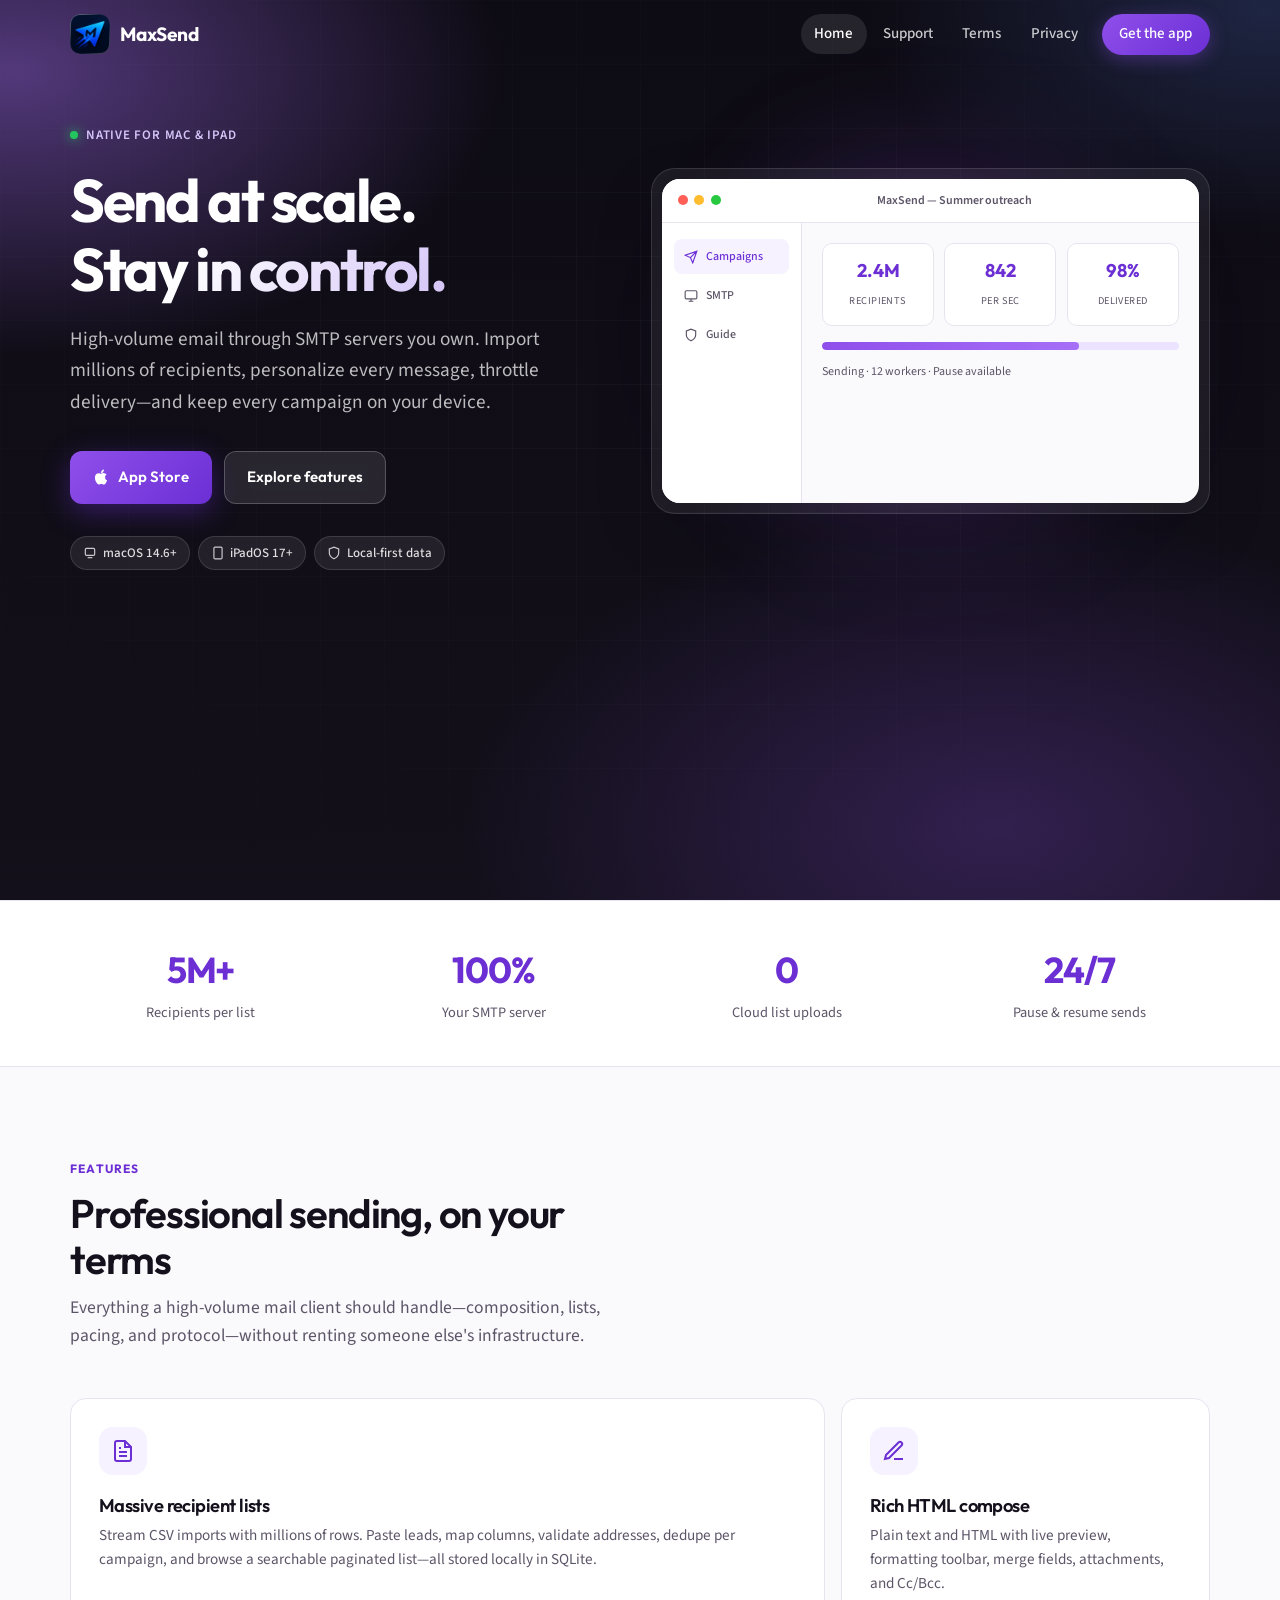
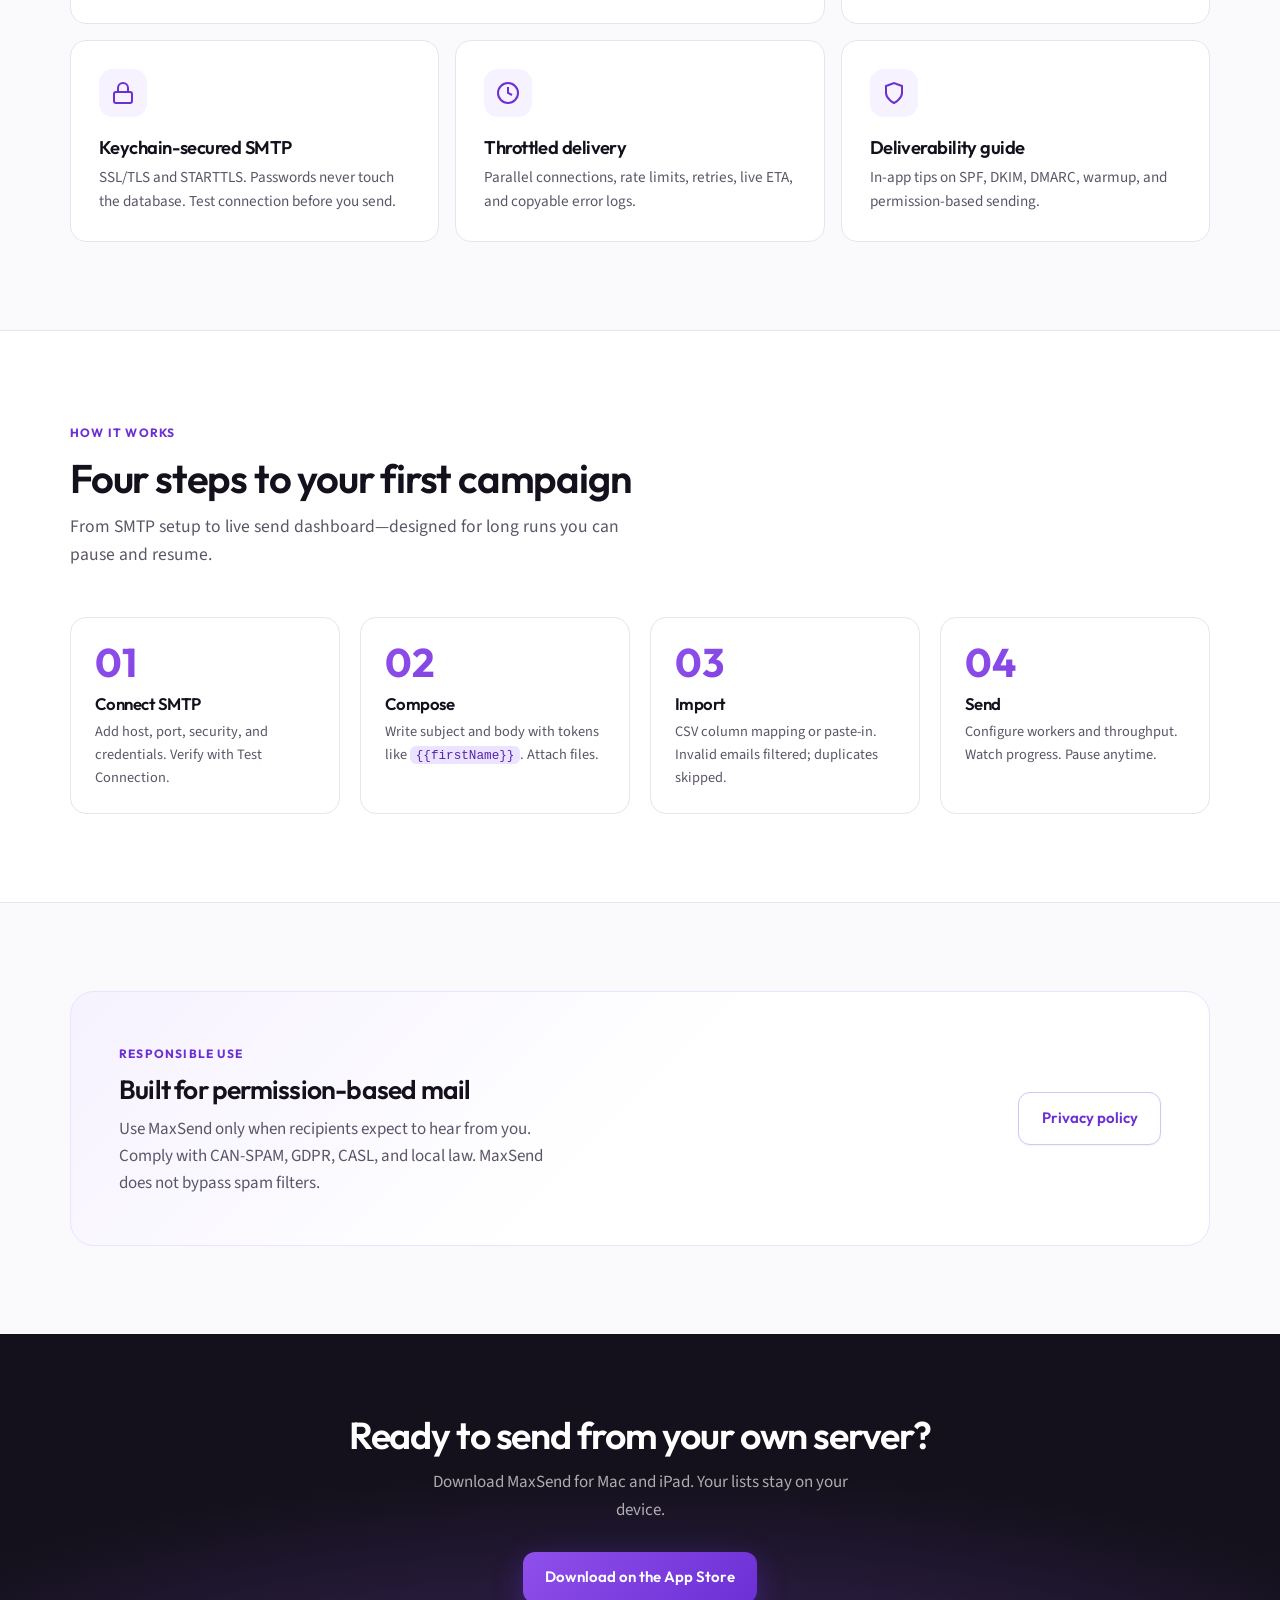
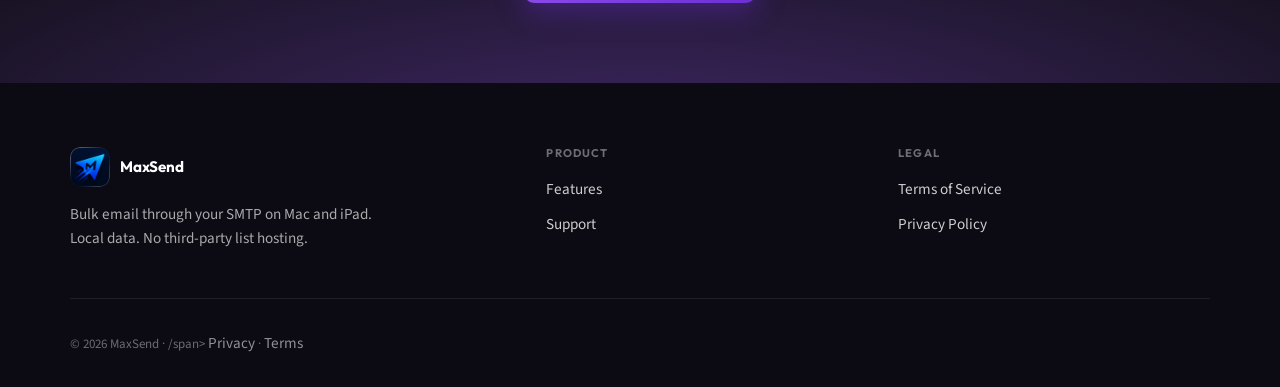
<file: index.html>
<!DOCTYPE html>
<html lang="en" class="page-dark">
<head>
  <meta charset="UTF-8">
  <meta name="viewport" content="width=device-width, initial-scale=1">
  <meta name="description" content="MaxSend — send large, personalized email campaigns through your own SMTP server on Mac and iPad.">
  <meta name="theme-color" content="#050a14">
  <title>MaxSend — Bulk email via your SMTP</title>
  <link rel="icon" href="assets/logo.png" type="image/png" sizes="400x400">
  <link rel="apple-touch-icon" href="assets/logo.png">
  <link rel="preconnect" href="https://fonts.googleapis.com">
  <link rel="preconnect" href="https://fonts.gstatic.com" crossorigin>
  <link href="https://fonts.googleapis.com/css2?family=Outfit:wght@500;600;700&family=Source+Sans+3:ital,wght@0,400;0,500;0,600;1,400&display=swap" rel="stylesheet">
  <link rel="stylesheet" href="css/style.css">
</head>
<body>
  <header class="header page-dark" data-header>
    <div class="container header__inner">
      <a class="brand" href="index.html">
        <img src="assets/logo.png" width="38" height="38" alt="">
        MaxSend
      </a>
      <button class="nav-toggle" type="button" data-nav-toggle aria-expanded="false" aria-label="Open menu">
        <span></span><span></span><span></span>
      </button>
      <nav class="nav" data-nav-menu aria-label="Main">
        <a href="index.html" class="is-active">Home</a>
        <a href="support.html">Support</a>
        <a href="terms.html">Terms</a>
        <a href="privacy.html">Privacy</a>
        <a class="btn-nav" href="https://apps.apple.com/us/app/maxsend/id6775617270" rel="noopener">Get the app</a>
      </nav>
    </div>
  </header>

  <main>
    <section class="hero">
      <div class="hero__bg" aria-hidden="true">
        <div class="hero__mesh"></div>
        <div class="hero__grid"></div>
      </div>
      <div class="container hero__content">
        <div>
          <p class="hero__eyebrow">Native for Mac &amp; iPad</p>
          <h1>Send at scale.<br><em>Stay in control.</em></h1>
          <p class="hero__lead">
            High-volume email through SMTP servers you own. Import millions of recipients,
            personalize every message, throttle delivery—and keep every campaign on your device.
          </p>
          <div class="btn-group">
            <a class="btn btn--primary" href="https://apps.apple.com/us/app/maxsend/id6775617270" rel="noopener">
              <svg width="18" height="18" viewBox="0 0 24 24" fill="currentColor" aria-hidden="true"><path d="M18.71 19.5c-.83 1.24-1.71 2.45-3.05 2.47-1.34.03-1.77-.79-3.29-.79-1.53 0-2 .77-3.27.82-1.31.05-2.3-1.32-3.14-2.53C4.25 17 2.94 12.45 4.7 9.39c.87-1.52 2.43-2.48 4.12-2.51 1.28-.02 2.5.87 3.29.87.78 0 2.26-1.07 3.8-.91.65.03 2.47.26 3.64 1.98-.09.06-2.17 1.28-2.15 3.81.03 3.02 2.65 4.03 2.68 4.04-.03.07-.42 1.44-1.38 2.83M13 3.5c.73-.83 1.94-1.46 2.94-1.5.13 1.17-.34 2.35-1.04 3.19-.69.85-1.83 1.51-2.95 1.42-.15-1.15.41-2.35 1.05-3.11z"/></svg>
              App Store
            </a>
            <a class="btn btn--secondary" href="#features">Explore features</a>
          </div>
          <div class="hero__platforms">
            <span class="pill">
              <svg viewBox="0 0 24 24" fill="none" stroke="currentColor" stroke-width="2"><rect x="4" y="4" width="16" height="12" rx="2"/><path d="M8 20h8"/></svg>
              macOS 14.6+
            </span>
            <span class="pill">
              <svg viewBox="0 0 24 24" fill="none" stroke="currentColor" stroke-width="2"><rect x="5" y="2" width="14" height="20" rx="2"/></svg>
              iPadOS 17+
            </span>
            <span class="pill">
              <svg viewBox="0 0 24 24" fill="none" stroke="currentColor" stroke-width="2"><path d="M12 22s8-4 8-10V5l-8-3-8 3v7c0 6 8 10 8 10z"/></svg>
              Local-first data
            </span>
          </div>
        </div>

        <div class="preview" aria-hidden="true">
          <div class="preview__glow"></div>
          <div class="preview__frame">
            <div class="preview__app">
              <div class="preview__chrome">
                <span class="preview__dot preview__dot--r"></span>
                <span class="preview__dot preview__dot--y"></span>
                <span class="preview__dot preview__dot--g"></span>
                <span class="preview__title">MaxSend — Summer outreach</span>
              </div>
              <div class="preview__body">
                <aside class="preview__sidebar">
                  <div class="preview__nav-item is-active">
                    <svg viewBox="0 0 24 24" fill="none" stroke="currentColor" stroke-width="2"><path d="M22 2L11 13M22 2l-7 20-4-9-9-4 20-7z"/></svg>
                    Campaigns
                  </div>
                  <div class="preview__nav-item">
                    <svg viewBox="0 0 24 24" fill="none" stroke="currentColor" stroke-width="2"><rect x="2" y="3" width="20" height="14" rx="2"/><path d="M8 21h8M12 17v4"/></svg>
                    SMTP
                  </div>
                  <div class="preview__nav-item">
                    <svg viewBox="0 0 24 24" fill="none" stroke="currentColor" stroke-width="2"><path d="M12 22s8-4 8-10V5l-8-3-8 3v7c0 6 8 10 8 10z"/></svg>
                    Guide
                  </div>
                </aside>
                <div class="preview__main">
                  <div class="preview__stats">
                    <div class="preview__stat"><strong>2.4M</strong><span>Recipients</span></div>
                    <div class="preview__stat"><strong>842</strong><span>Per sec</span></div>
                    <div class="preview__stat"><strong>98%</strong><span>Delivered</span></div>
                  </div>
                  <div class="preview__progress"><div></div></div>
                  <p class="preview__meta">Sending · 12 workers · Pause available</p>
                </div>
              </div>
            </div>
          </div>
        </div>
      </div>
    </section>

    <section class="stats-strip" aria-label="Highlights">
      <div class="container stats-strip__grid">
        <div><strong>5M+</strong><span>Recipients per list</span></div>
        <div><strong>100%</strong><span>Your SMTP server</span></div>
        <div><strong>0</strong><span>Cloud list uploads</span></div>
        <div><strong>24/7</strong><span>Pause &amp; resume sends</span></div>
      </div>
    </section>

    <section class="section" id="features">
      <div class="container">
        <div class="section__head">
          <span class="section__label">Features</span>
          <h2>Professional sending, on your terms</h2>
          <p class="section__desc">Everything a high-volume mail client should handle—composition, lists, pacing, and protocol—without renting someone else's infrastructure.</p>
        </div>
        <div class="bento">
          <article class="bento__card bento__wide">
            <div class="bento__icon">
              <svg viewBox="0 0 24 24" fill="none" stroke="currentColor" stroke-width="2"><path d="M14 2H6a2 2 0 0 0-2 2v16a2 2 0 0 0 2 2h12a2 2 0 0 0 2-2V8z"/><path d="M14 2v6h6M16 13H8M16 17H8M10 9H8"/></svg>
            </div>
            <h3>Massive recipient lists</h3>
            <p>Stream CSV imports with millions of rows. Paste leads, map columns, validate addresses, dedupe per campaign, and browse a searchable paginated list—all stored locally in SQLite.</p>
          </article>
          <article class="bento__card">
            <div class="bento__icon">
              <svg viewBox="0 0 24 24" fill="none" stroke="currentColor" stroke-width="2"><path d="M12 20h9M16.5 3.5a2.12 2.12 0 0 1 3 3L7 19l-4 1 1-4L16.5 3.5z"/></svg>
            </div>
            <h3>Rich HTML compose</h3>
            <p>Plain text and HTML with live preview, formatting toolbar, merge fields, attachments, and Cc/Bcc.</p>
          </article>
          <article class="bento__card">
            <div class="bento__icon">
              <svg viewBox="0 0 24 24" fill="none" stroke="currentColor" stroke-width="2"><rect x="3" y="11" width="18" height="11" rx="2"/><path d="M7 11V7a5 5 0 0 1 10 0v4"/></svg>
            </div>
            <h3>Keychain-secured SMTP</h3>
            <p>SSL/TLS and STARTTLS. Passwords never touch the database. Test connection before you send.</p>
          </article>
          <article class="bento__card">
            <div class="bento__icon">
              <svg viewBox="0 0 24 24" fill="none" stroke="currentColor" stroke-width="2"><circle cx="12" cy="12" r="10"/><path d="M12 6v6l4 2"/></svg>
            </div>
            <h3>Throttled delivery</h3>
            <p>Parallel connections, rate limits, retries, live ETA, and copyable error logs.</p>
          </article>
          <article class="bento__card">
            <div class="bento__icon">
              <svg viewBox="0 0 24 24" fill="none" stroke="currentColor" stroke-width="2"><path d="M12 22s8-4 8-10V5l-8-3-8 3v7c0 6 8 10 8 10z"/></svg>
            </div>
            <h3>Deliverability guide</h3>
            <p>In-app tips on SPF, DKIM, DMARC, warmup, and permission-based sending.</p>
          </article>
        </div>
      </div>
    </section>

    <section class="section section--muted" id="how">
      <div class="container">
        <div class="section__head">
          <span class="section__label">How it works</span>
          <h2>Four steps to your first campaign</h2>
          <p class="section__desc">From SMTP setup to live send dashboard—designed for long runs you can pause and resume.</p>
        </div>
        <div class="timeline">
          <article class="timeline__step">
            <div class="timeline__num">01</div>
            <h3>Connect SMTP</h3>
            <p>Add host, port, security, and credentials. Verify with Test Connection.</p>
          </article>
          <article class="timeline__step">
            <div class="timeline__num">02</div>
            <h3>Compose</h3>
            <p>Write subject and body with tokens like <code>{{firstName}}</code>. Attach files.</p>
          </article>
          <article class="timeline__step">
            <div class="timeline__num">03</div>
            <h3>Import</h3>
            <p>CSV column mapping or paste-in. Invalid emails filtered; duplicates skipped.</p>
          </article>
          <article class="timeline__step">
            <div class="timeline__num">04</div>
            <h3>Send</h3>
            <p>Configure workers and throughput. Watch progress. Pause anytime.</p>
          </article>
        </div>
      </div>
    </section>

    <section class="section">
      <div class="container">
        <div class="trust-panel">
          <div>
            <span class="section__label">Responsible use</span>
            <h2>Built for permission-based mail</h2>
            <p>Use MaxSend only when recipients expect to hear from you. Comply with CAN-SPAM, GDPR, CASL, and local law. MaxSend does not bypass spam filters.</p>
          </div>
          <a class="btn btn--outline" href="privacy.html">Privacy policy</a>
        </div>
      </div>
    </section>

    <section class="cta-band">
      <div class="container">
        <h2>Ready to send from your own server?</h2>
        <p>Download MaxSend for Mac and iPad. Your lists stay on your device.</p>
        <a class="btn btn--primary" href="https://apps.apple.com/us/app/maxsend/id6775617270" rel="noopener">Download on the App Store</a>
      </div>
    </section>
  </main>

  <footer class="footer">
    <div class="container footer__grid">
      <div>
        <a class="brand" href="index.html">
          <img src="assets/logo.png" width="38" height="38" alt="">
          MaxSend
        </a>
        <p class="footer__tagline">Bulk email through your SMTP on Mac and iPad. Local data. No third-party list hosting.</p>
      </div>
      <div>
        <h4>Product</h4>
        <ul>
          <li><a href="index.html#features">Features</a></li>
          <li><a href="support.html">Support</a></li>
        </ul>
      </div>
      <div>
        <h4>Legal</h4>
        <ul>
          <li><a href="terms.html">Terms of Service</a></li>
          <li><a href="privacy.html">Privacy Policy</a></li>
        </ul>
      </div>
    </div>
    <div class="container footer__bar">
      <span>© 2026 MaxSend · /span>
      <span><a href="privacy.html">Privacy</a> · <a href="terms.html">Terms</a></span>
    </div>
  </footer>

  <script src="js/site.js"></script>
</body>
</html>
</file>
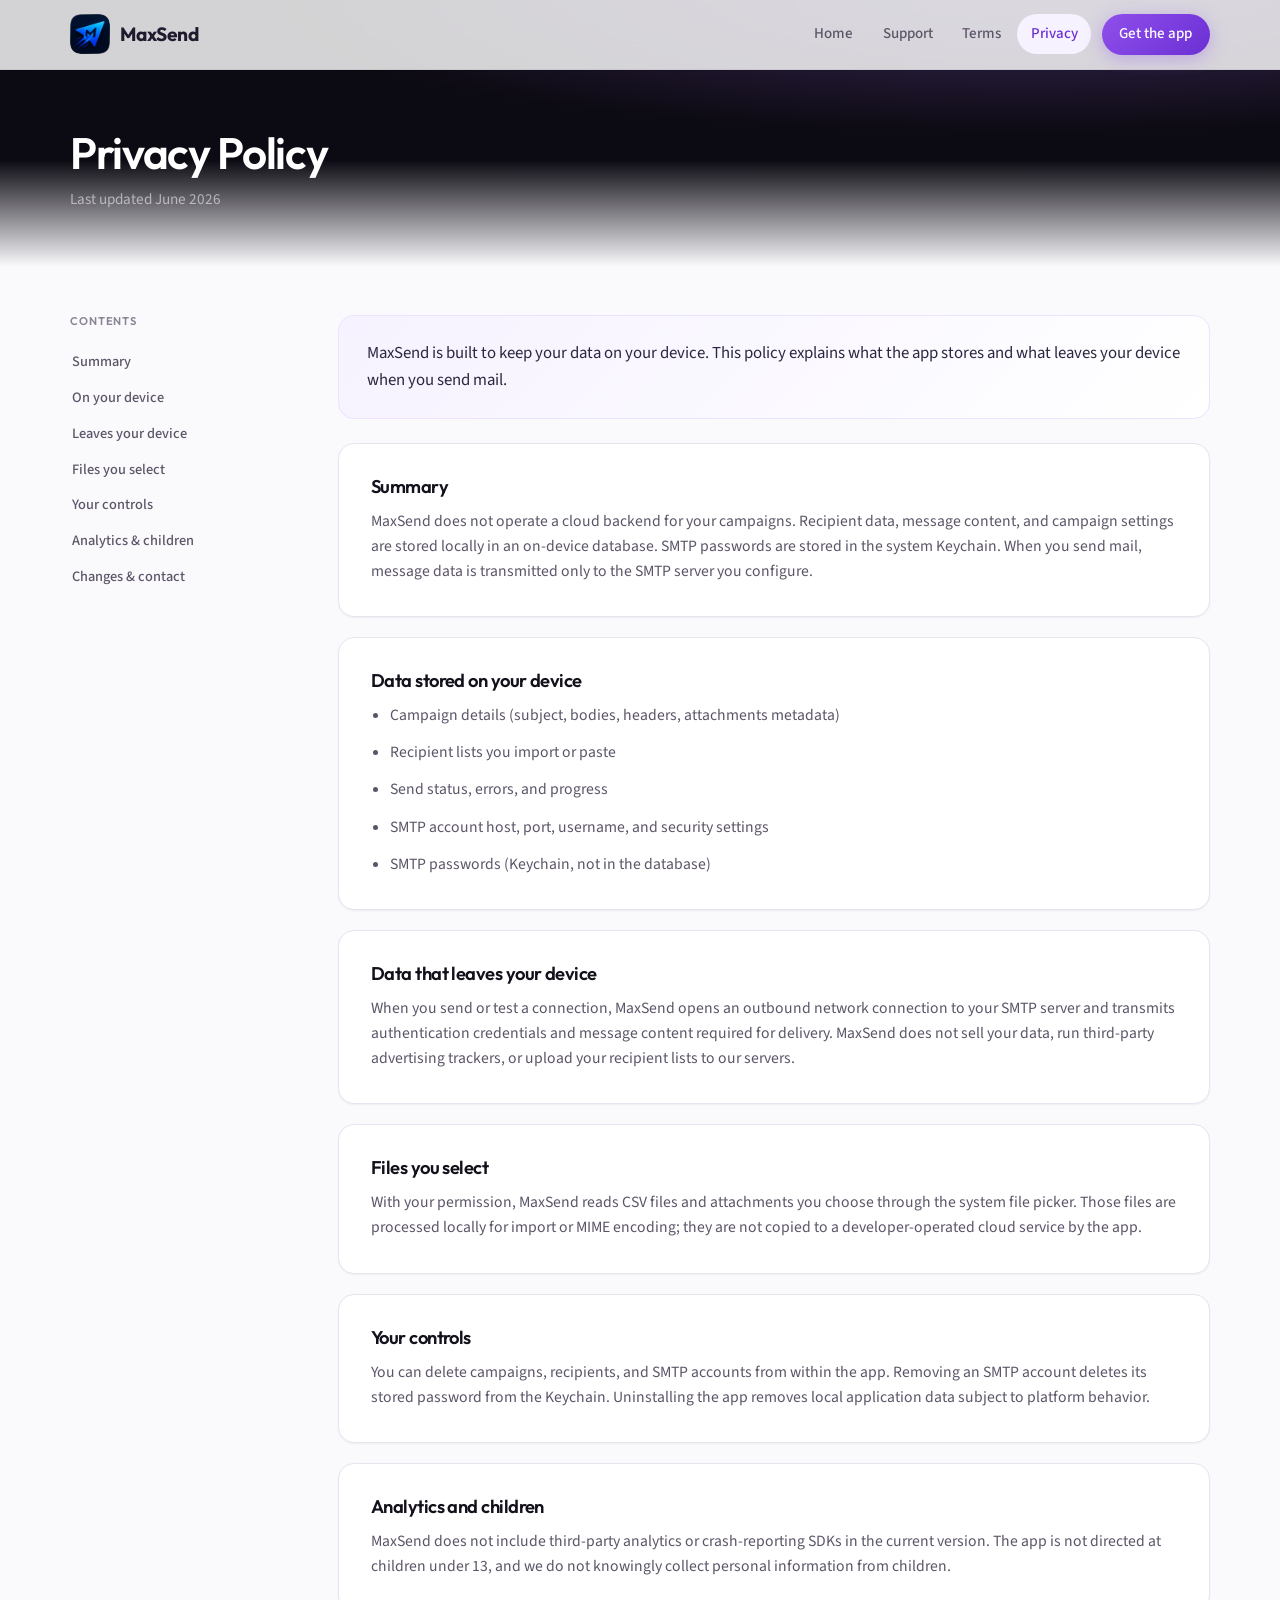
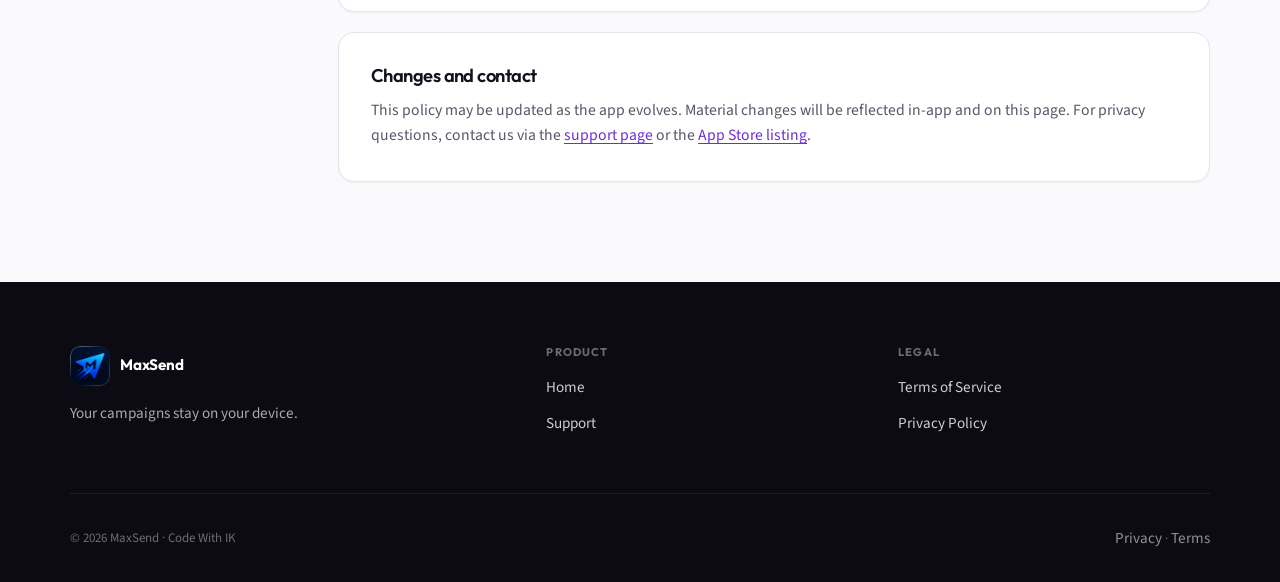
<file: privacy.html>
<!DOCTYPE html>
<html lang="en" class="page-light">
<head>
  <meta charset="UTF-8">
  <meta name="viewport" content="width=device-width, initial-scale=1">
  <meta name="description" content="MaxSend Privacy Policy — local-first email campaigns on Mac and iPad.">
  <meta name="theme-color" content="#f5f9fc">
  <title>Privacy Policy — MaxSend</title>
  <link rel="icon" href="assets/logo.png" type="image/png" sizes="400x400">
  <link rel="apple-touch-icon" href="assets/logo.png">
  <link rel="preconnect" href="https://fonts.googleapis.com">
  <link rel="preconnect" href="https://fonts.gstatic.com" crossorigin>
  <link href="https://fonts.googleapis.com/css2?family=Outfit:wght@500;600;700&family=Source+Sans+3:wght@400;500;600&display=swap" rel="stylesheet">
  <link rel="stylesheet" href="css/style.css">
</head>
<body>
  <header class="header page-light is-scrolled" data-header>
    <div class="container header__inner">
      <a class="brand" href="index.html">
        <img src="assets/logo.png" width="38" height="38" alt="">
        MaxSend
      </a>
      <button class="nav-toggle" type="button" data-nav-toggle aria-expanded="false" aria-label="Open menu">
        <span></span><span></span><span></span>
      </button>
      <nav class="nav" data-nav-menu aria-label="Main">
        <a href="index.html">Home</a>
        <a href="support.html">Support</a>
        <a href="terms.html">Terms</a>
        <a href="privacy.html" class="is-active">Privacy</a>
        <a class="btn-nav" href="https://apps.apple.com/us/app/maxsend/id6775617270" rel="noopener">Get the app</a>
      </nav>
    </div>
  </header>

  <div class="page-hero">
    <div class="container">
      <h1>Privacy Policy</h1>
      <p class="meta">Last updated June 2026</p>
    </div>
  </div>

  <main class="container page-layout">
    <aside class="page-toc" aria-label="On this page">
      <h2>Contents</h2>
      <ul>
        <li><a href="#summary">Summary</a></li>
        <li><a href="#stored">On your device</a></li>
        <li><a href="#leaves">Leaves your device</a></li>
        <li><a href="#files">Files you select</a></li>
        <li><a href="#controls">Your controls</a></li>
        <li><a href="#children">Analytics &amp; children</a></li>
        <li><a href="#contact">Changes &amp; contact</a></li>
      </ul>
    </aside>

    <div>
      <div class="intro-card">
        <p>MaxSend is built to keep your data on your device. This policy explains what the app stores and what leaves your device when you send mail.</p>
      </div>

      <article class="prose-block" id="summary">
        <h2>Summary</h2>
        <p>MaxSend does not operate a cloud backend for your campaigns. Recipient data, message content, and campaign settings are stored locally in an on-device database. SMTP passwords are stored in the system Keychain. When you send mail, message data is transmitted only to the SMTP server you configure.</p>
      </article>

      <article class="prose-block" id="stored">
        <h2>Data stored on your device</h2>
        <ul>
          <li>Campaign details (subject, bodies, headers, attachments metadata)</li>
          <li>Recipient lists you import or paste</li>
          <li>Send status, errors, and progress</li>
          <li>SMTP account host, port, username, and security settings</li>
          <li>SMTP passwords (Keychain, not in the database)</li>
        </ul>
      </article>

      <article class="prose-block" id="leaves">
        <h2>Data that leaves your device</h2>
        <p>When you send or test a connection, MaxSend opens an outbound network connection to your SMTP server and transmits authentication credentials and message content required for delivery. MaxSend does not sell your data, run third-party advertising trackers, or upload your recipient lists to our servers.</p>
      </article>

      <article class="prose-block" id="files">
        <h2>Files you select</h2>
        <p>With your permission, MaxSend reads CSV files and attachments you choose through the system file picker. Those files are processed locally for import or MIME encoding; they are not copied to a developer-operated cloud service by the app.</p>
      </article>

      <article class="prose-block" id="controls">
        <h2>Your controls</h2>
        <p>You can delete campaigns, recipients, and SMTP accounts from within the app. Removing an SMTP account deletes its stored password from the Keychain. Uninstalling the app removes local application data subject to platform behavior.</p>
      </article>

      <article class="prose-block" id="children">
        <h2>Analytics and children</h2>
        <p>MaxSend does not include third-party analytics or crash-reporting SDKs in the current version. The app is not directed at children under 13, and we do not knowingly collect personal information from children.</p>
      </article>

      <article class="prose-block" id="contact">
        <h2>Changes and contact</h2>
        <p>This policy may be updated as the app evolves. Material changes will be reflected in-app and on this page. For privacy questions, contact us via the <a href="support.html">support page</a> or the <a href="https://apps.apple.com/app/maxsend">App Store listing</a>.</p>
      </article>
    </div>
  </main>

  <footer class="footer">
    <div class="container footer__grid">
      <div>
        <a class="brand" href="index.html">
          <img src="assets/logo.png" width="38" height="38" alt="">
          MaxSend
        </a>
        <p class="footer__tagline">Your campaigns stay on your device.</p>
      </div>
      <div>
        <h4>Product</h4>
        <ul>
          <li><a href="index.html">Home</a></li>
          <li><a href="support.html">Support</a></li>
        </ul>
      </div>
      <div>
        <h4>Legal</h4>
        <ul>
          <li><a href="terms.html">Terms of Service</a></li>
          <li><a href="privacy.html">Privacy Policy</a></li>
        </ul>
      </div>
    </div>
    <div class="container footer__bar">
      <span>© 2026 MaxSend · Code With IK</span>
      <span><a href="privacy.html">Privacy</a> · <a href="terms.html">Terms</a></span>
    </div>
  </footer>

  <script src="js/site.js"></script>
</body>
</html>
</file>
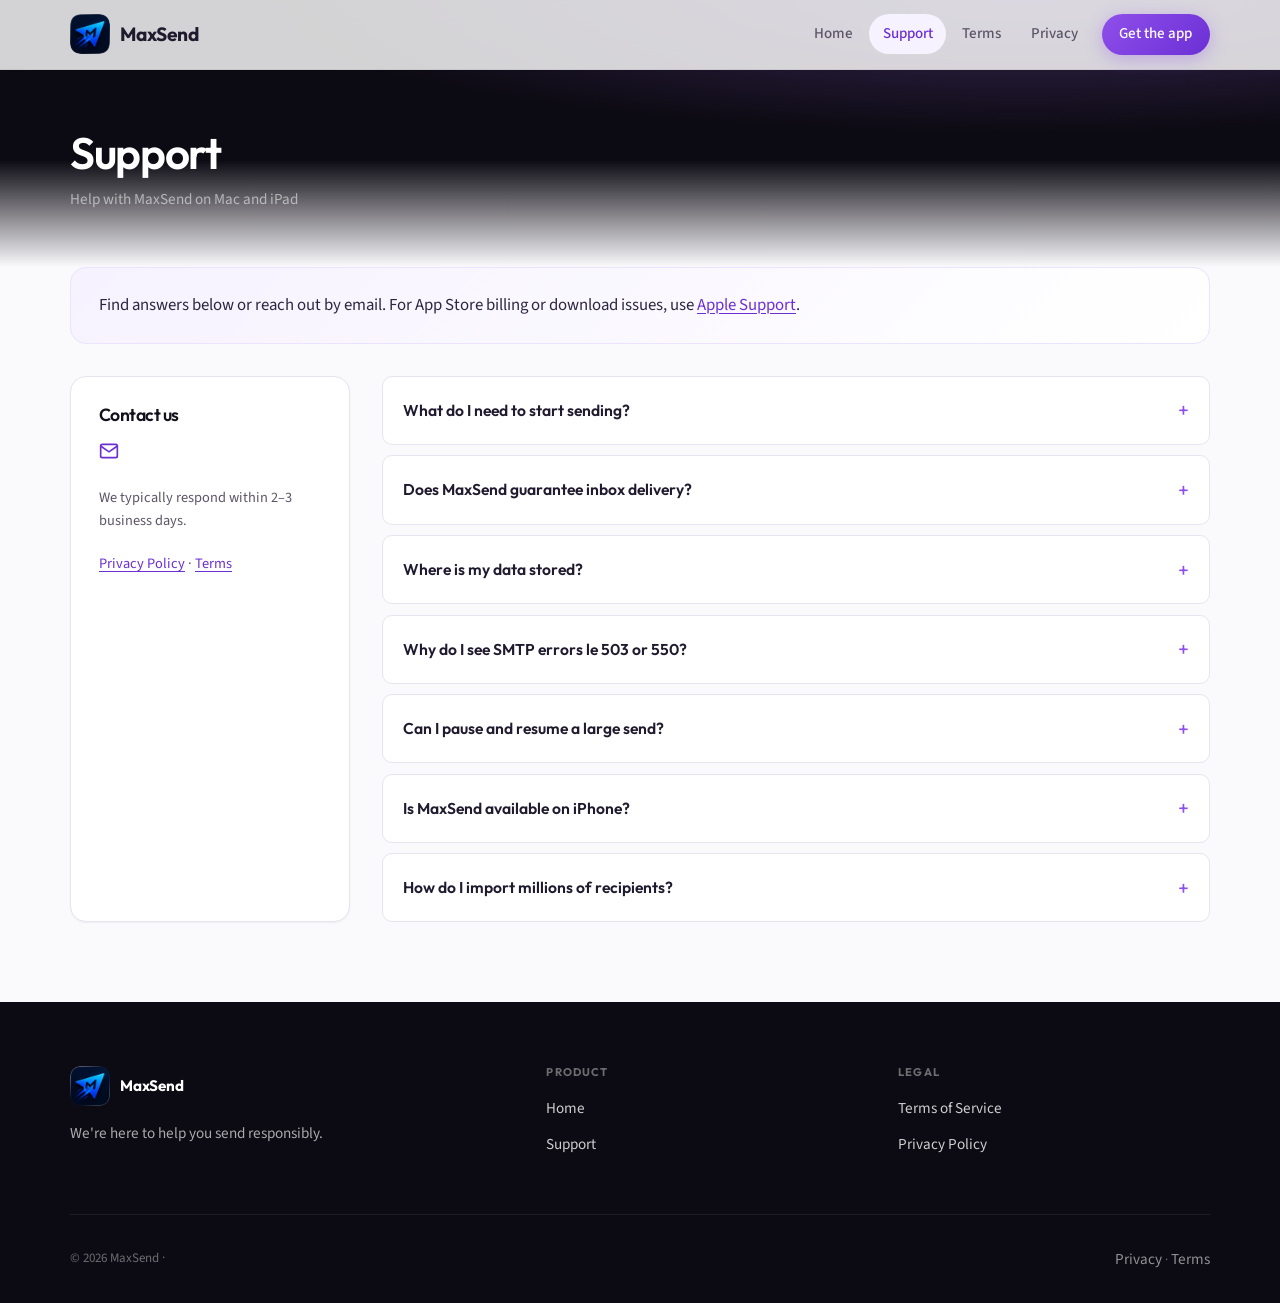
<file: support.html>
<!DOCTYPE html>
<html lang="en" class="page-light">
<head>
  <meta charset="UTF-8">
  <meta name="viewport" content="width=device-width, initial-scale=1">
  <meta name="description" content="MaxSend support, FAQ, and contact.">
  <meta name="theme-color" content="#f5f9fc">
  <title>Support — MaxSend</title>
  <link rel="icon" href="assets/logo.png" type="image/png" sizes="400x400">
  <link rel="apple-touch-icon" href="assets/logo.png">
  <link rel="preconnect" href="https://fonts.googleapis.com">
  <link rel="preconnect" href="https://fonts.gstatic.com" crossorigin>
  <link href="https://fonts.googleapis.com/css2?family=Outfit:wght@500;600;700&family=Source+Sans+3:wght@400;500;600&display=swap" rel="stylesheet">
  <link rel="stylesheet" href="css/style.css">
</head>
<body>
  <header class="header page-light is-scrolled" data-header>
    <div class="container header__inner">
      <a class="brand" href="index.html">
        <img src="assets/logo.png" width="38" height="38" alt="">
        MaxSend
      </a>
      <button class="nav-toggle" type="button" data-nav-toggle aria-expanded="false" aria-label="Open menu">
        <span></span><span></span><span></span>
      </button>
      <nav class="nav" data-nav-menu aria-label="Main">
        <a href="index.html">Home</a>
        <a href="support.html" class="is-active">Support</a>
        <a href="terms.html">Terms</a>
        <a href="privacy.html">Privacy</a>
        <a class="btn-nav" href="https://apps.apple.com/us/app/maxsend/id6775617270" rel="noopener">Get the app</a>
      </nav>
    </div>
  </header>

  <div class="page-hero">
    <div class="container">
      <h1>Support</h1>
      <p class="meta">Help with MaxSend on Mac and iPad</p>
    </div>
  </div>

  <main class="container page-main">
    <div class="intro-card">
      <p>Find answers below or reach out by email. For App Store billing or download issues, use <a href="https://support.apple.com">Apple Support</a>.</p>
    </div>

    <div class="support-grid support-section">
      <aside class="contact-card">
        <h2>Contact us</h2>
        <a class="email" href="mailto:support@codewith.com">
          <svg width="20" height="20" viewBox="0 0 24 24" fill="none" stroke="currentColor" stroke-width="2" aria-hidden="true"><path d="M4 4h16c1.1 0 2 .9 2 2v12c0 1.1-.9 2-2 2H4c-1.1 0-2-.9-2-2V6c0-1.1.9-2 2-2z"/><path d="M22 6l-10 7L2 6"/></svg>
         
        </a>
        <p>We typically respond within 2–3 business days.</p>
        <p style="margin-top: 1.25rem;"><a href="privacy.html">Privacy Policy</a> · <a href="terms.html">Terms</a></p>
      </aside>

      <div class="faq-list">
        <details class="faq-item">
          <summary>What do I need to start sending?</summary>
          <div class="faq-item__body">
            <p>An SMTP account from your email provider or IT team (host, port, username, password), plus a recipient list and message content. Use <strong>Test Connection</strong> in SMTP Accounts before launching a campaign.</p>
          </div>
        </details>
        <details class="faq-item">
          <summary>Does MaxSend guarantee inbox delivery?</summary>
          <div class="faq-item__body">
            <p>No. MaxSend sends well-formed mail through your server, but inbox placement depends on SPF/DKIM/DMARC, domain reputation, list quality, and recipient policies. See the in-app <strong>Deliverability</strong> guide.</p>
          </div>
        </details>
        <details class="faq-item">
          <summary>Where is my data stored?</summary>
          <div class="faq-item__body">
            <p>Campaigns and recipients live in a local SQLite database on your Mac or iPad. SMTP passwords are in the system Keychain. Nothing is uploaded to a MaxSend cloud service.</p>
          </div>
        </details>
        <details class="faq-item">
          <summary>Why do I see SMTP errors le 503 or 550?</summary>
          <div class="faq-item__body">
            <p><strong>503 sender already given</strong> usually means the server needed a session reset after a failed send—update to the latest app version. <strong>550 rejections</strong> often mean the receiving server rejected your From address or recipient; verify your From mailbox exists and your domain has SPF/DKIM/DMARC set up.</p>
          </div>
        </details>
        <details class="faq-item">
          <summary>Can I pause and resume a large send?</summary>
          <div class="faq-item__body">
            <p>Yes. Send state is saved in the local database. Pause from the Send tab, quit the app if needed, and resume later.</p>
          </div>
        </details>
        <details class="faq-item">
          <summary>Is MaxSend available on iPhone?</summary>
          <div class="faq-item__body">
            <p>MaxSend is optimized for <strong>iPad</strong> and <strong>Mac</strong>. iPhone is not supported at this time.</p>
          </div>
        </details>
        <details class="faq-item">
          <summary>How do I import millions of recipients?</summary>
          <div class="faq-item__body">
            <p>Use a CSV file on the Recipients tab. MaxSend streams the file in chunks, validates emails, maps columns to merge fields, and deduplicates within each campaign.</p>
          </div>
        </details>
      </div>
    </div>
  </main>

  <footer class="footer">
    <div class="container footer__grid">
      <div>
        <a class="brand" href="index.html">
          <img src="assets/logo.png" width="38" height="38" alt="">
          MaxSend
        </a>
        <p class="footer__tagline">We're here to help you send responsibly.</p>
      </div>
      <div>
        <h4>Product</h4>
        <ul>
          <li><a href="index.html">Home</a></li>
          <li><a href="support.html">Support</a></li>
        </ul>
      </div>
      <div>
        <h4>Legal</h4>
        <ul>
          <li><a href="terms.html">Terms of Service</a></li>
          <li><a href="privacy.html">Privacy Policy</a></li>
        </ul>
      </div>
    </div>
    <div class="container footer__bar">
      <span>© 2026 MaxSend · </span>
      <span><a href="privacy.html">Privacy</a> · <a href="terms.html">Terms</a></span>
    </div>
  </footer>

  <script src="js/site.js"></script>
</body>
</html>
</file>
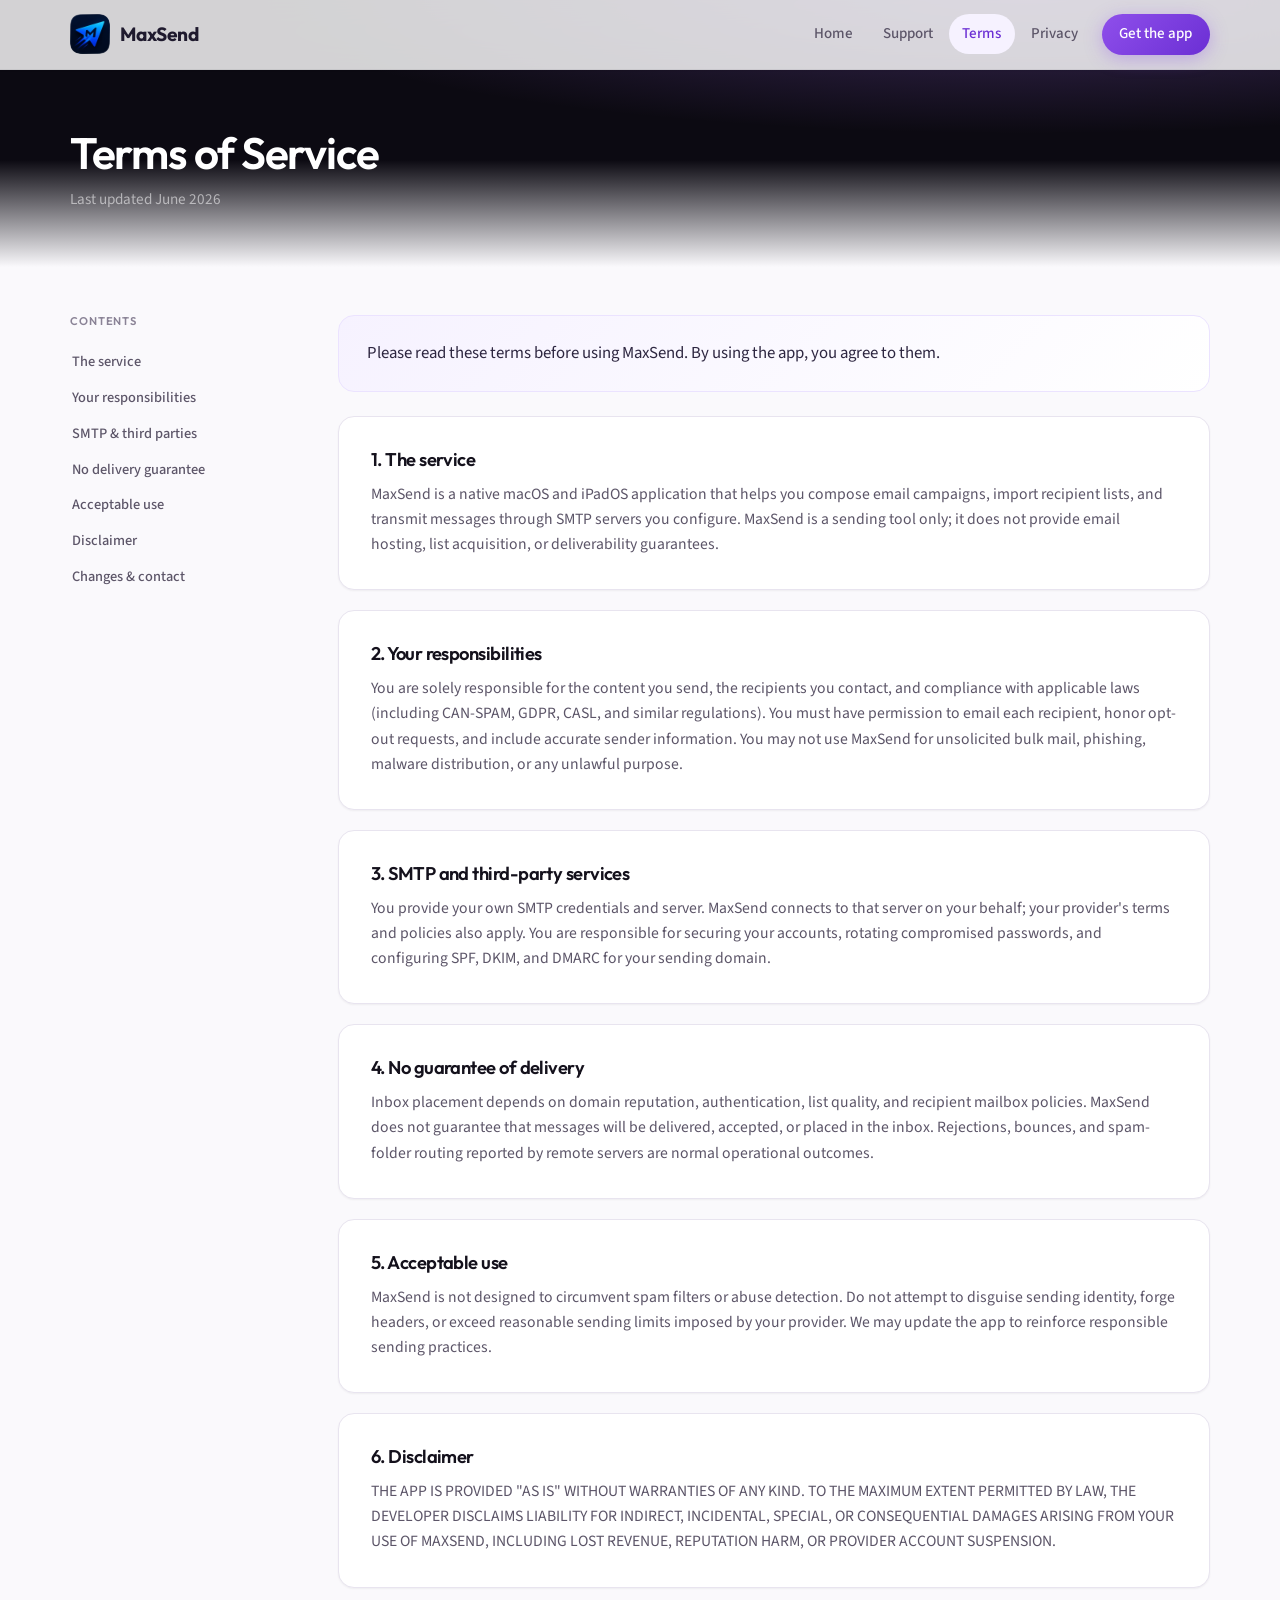
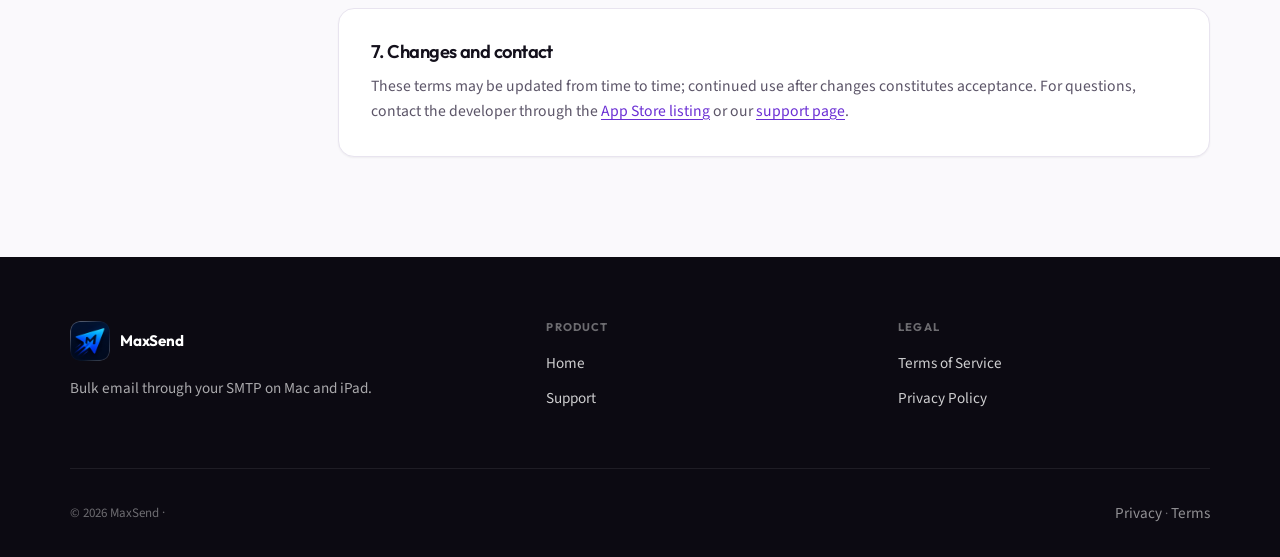
<file: terms.html>
<!DOCTYPE html>
<html lang="en" class="page-light">
<head>
  <meta charset="UTF-8">
  <meta name="viewport" content="width=device-width, initial-scale=1">
  <meta name="description" content="MaxSend Terms of Service">
  <meta name="theme-color" content="#f5f9fc">
  <title>Terms of Service — MaxSend</title>
  <link rel="icon" href="assets/logo.png" type="image/png" sizes="400x400">
  <link rel="apple-touch-icon" href="assets/logo.png">
  <link rel="preconnect" href="https://fonts.googleapis.com">
  <link rel="preconnect" href="https://fonts.gstatic.com" crossorigin>
  <link href="https://fonts.googleapis.com/css2?family=Outfit:wght@500;600;700&family=Source+Sans+3:wght@400;500;600&display=swap" rel="stylesheet">
  <link rel="stylesheet" href="css/style.css">
</head>
<body>
  <header class="header page-light is-scrolled" data-header>
    <div class="container header__inner">
      <a class="brand" href="index.html">
        <img src="assets/logo.png" width="38" height="38" alt="">
        MaxSend
      </a>
      <button class="nav-toggle" type="button" data-nav-toggle aria-expanded="false" aria-label="Open menu">
        <span></span><span></span><span></span>
      </button>
      <nav class="nav" data-nav-menu aria-label="Main">
        <a href="index.html">Home</a>
        <a href="support.html">Support</a>
        <a href="terms.html" class="is-active">Terms</a>
        <a href="privacy.html">Privacy</a>
        <a class="btn-nav" href="https://apps.apple.com/us/app/maxsend/id6775617270" rel="noopener">Get the app</a>
      </nav>
    </div>
  </header>

  <div class="page-hero">
    <div class="container">
      <h1>Terms of Service</h1>
      <p class="meta">Last updated June 2026</p>
    </div>
  </div>

  <main class="container page-layout">
    <aside class="page-toc" aria-label="On this page">
      <h2>Contents</h2>
      <ul>
        <li><a href="#service">The service</a></li>
        <li><a href="#responsibilities">Your responsibilities</a></li>
        <li><a href="#smtp">SMTP &amp; third parties</a></li>
        <li><a href="#delivery">No delivery guarantee</a></li>
        <li><a href="#acceptable">Acceptable use</a></li>
        <li><a href="#disclaimer">Disclaimer</a></li>
        <li><a href="#changes">Changes &amp; contact</a></li>
      </ul>
    </aside>

    <div>
      <div class="intro-card">
        <p>Please read these terms before using MaxSend. By using the app, you agree to them.</p>
      </div>

      <article class="prose-block" id="service">
        <h2>1. The service</h2>
        <p>MaxSend is a native macOS and iPadOS application that helps you compose email campaigns, import recipient lists, and transmit messages through SMTP servers you configure. MaxSend is a sending tool only; it does not provide email hosting, list acquisition, or deliverability guarantees.</p>
      </article>

      <article class="prose-block" id="responsibilities">
        <h2>2. Your responsibilities</h2>
        <p>You are solely responsible for the content you send, the recipients you contact, and compliance with applicable laws (including CAN-SPAM, GDPR, CASL, and similar regulations). You must have permission to email each recipient, honor opt-out requests, and include accurate sender information. You may not use MaxSend for unsolicited bulk mail, phishing, malware distribution, or any unlawful purpose.</p>
      </article>

      <article class="prose-block" id="smtp">
        <h2>3. SMTP and third-party services</h2>
        <p>You provide your own SMTP credentials and server. MaxSend connects to that server on your behalf; your provider's terms and policies also apply. You are responsible for securing your accounts, rotating compromised passwords, and configuring SPF, DKIM, and DMARC for your sending domain.</p>
      </article>

      <article class="prose-block" id="delivery">
        <h2>4. No guarantee of delivery</h2>
        <p>Inbox placement depends on domain reputation, authentication, list quality, and recipient mailbox policies. MaxSend does not guarantee that messages will be delivered, accepted, or placed in the inbox. Rejections, bounces, and spam-folder routing reported by remote servers are normal operational outcomes.</p>
      </article>

      <article class="prose-block" id="acceptable">
        <h2>5. Acceptable use</h2>
        <p>MaxSend is not designed to circumvent spam filters or abuse detection. Do not attempt to disguise sending identity, forge headers, or exceed reasonable sending limits imposed by your provider. We may update the app to reinforce responsible sending practices.</p>
      </article>

      <article class="prose-block" id="disclaimer">
        <h2>6. Disclaimer</h2>
        <p>THE APP IS PROVIDED "AS IS" WITHOUT WARRANTIES OF ANY KIND. TO THE MAXIMUM EXTENT PERMITTED BY LAW, THE DEVELOPER DISCLAIMS LIABILITY FOR INDIRECT, INCIDENTAL, SPECIAL, OR CONSEQUENTIAL DAMAGES ARISING FROM YOUR USE OF MAXSEND, INCLUDING LOST REVENUE, REPUTATION HARM, OR PROVIDER ACCOUNT SUSPENSION.</p>
      </article>

      <article class="prose-block" id="changes">
        <h2>7. Changes and contact</h2>
        <p>These terms may be updated from time to time; continued use after changes constitutes acceptance. For questions, contact the developer through the <a href="https://apps.apple.com/app/maxsend">App Store listing</a> or our <a href="support.html">support page</a>.</p>
      </article>
    </div>
  </main>

  <footer class="footer">
    <div class="container footer__grid">
      <div>
        <a class="brand" href="index.html">
          <img src="assets/logo.png" width="38" height="38" alt="">
          MaxSend
        </a>
        <p class="footer__tagline">Bulk email through your SMTP on Mac and iPad.</p>
      </div>
      <div>
        <h4>Product</h4>
        <ul>
          <li><a href="index.html">Home</a></li>
          <li><a href="support.html">Support</a></li>
        </ul>
      </div>
      <div>
        <h4>Legal</h4>
        <ul>
          <li><a href="terms.html">Terms of Service</a></li>
          <li><a href="privacy.html">Privacy Policy</a></li>
        </ul>
      </div>
    </div>
    <div class="container footer__bar">
      <span>© 2026 MaxSend · </span>
      <span><a href="privacy.html">Privacy</a> · <a href="terms.html">Terms</a></span>
    </div>
  </footer>

  <script src="js/site.js"></script>
</body>
</html>
</file>
<file: css/style.css>
/* MaxSend — marketing site */
:root {
  --violet-50: #f6f2ff;
  --violet-100: #ebe3ff;
  --violet-200: #d4c4f8;
  --violet-400: #a66ff7;
  --violet-500: #8f4feb;
  --violet-600: #6b2fd4;
  --violet-700: #5524a8;
  --ink-950: #0c0a12;
  --ink-900: #14111c;
  --ink-800: #1f1a2e;
  --ink-700: #2d2640;
  --ink-500: #5c5568;
  --ink-400: #8a8396;
  --ink-200: #e8e4ef;
  --ink-100: #f4f2f8;
  --ink-50: #faf9fc;
  --white: #ffffff;
  --green: #22c55e;
  --green-soft: rgba(34, 197, 94, 0.12);
  --font-display: "Outfit", system-ui, sans-serif;
  --font-body: "Source Sans 3", system-ui, sans-serif;
  --container: 1140px;
  --prose: 680px;
  --radius: 16px;
  --radius-sm: 10px;
  --radius-lg: 24px;
  --shadow-sm: 0 1px 2px rgba(12, 10, 18, 0.05);
  --shadow: 0 8px 30px rgba(12, 10, 18, 0.08);
  --shadow-lg: 0 24px 60px rgba(12, 10, 18, 0.14);
  --ease: cubic-bezier(0.22, 1, 0.36, 1);
}

*, *::before, *::after { box-sizing: border-box; }

html {
  scroll-behavior: smooth;
  scroll-padding-top: 5rem;
}

body {
  margin: 0;
  font-family: var(--font-body);
  font-size: 1.0625rem;
  line-height: 1.6;
  color: var(--ink-800);
  background: var(--ink-50);
  -webkit-font-smoothing: antialiased;
}

body.nav-open { overflow: hidden; }

img, svg { display: block; max-width: 100%; }

a {
  color: var(--violet-600);
  text-decoration-thickness: 1px;
  text-underline-offset: 3px;
  transition: color 0.2s var(--ease);
}

a:hover { color: var(--violet-500); }

h1, h2, h3, h4 {
  font-family: var(--font-display);
  font-weight: 600;
  letter-spacing: -0.03em;
  color: var(--ink-900);
  line-height: 1.15;
}

code {
  font-family: ui-monospace, "SF Mono", Menlo, monospace;
  font-size: 0.88em;
  background: var(--violet-100);
  color: var(--violet-700);
  padding: 0.12em 0.45em;
  border-radius: 6px;
}

.container {
  width: min(100% - 2.5rem, var(--container));
  margin-inline: auto;
}

/* —— Header —— */
.header {
  position: fixed;
  inset: 0 0 auto;
  z-index: 200;
  padding: 0.85rem 0;
  transition: background 0.3s var(--ease), box-shadow 0.3s var(--ease), padding 0.3s var(--ease);
}

.header.is-scrolled,
.page-light .header {
  background: rgba(255, 255, 255, 0.82);
  backdrop-filter: blur(16px);
  -webkit-backdrop-filter: blur(16px);
  box-shadow: var(--shadow-sm);
  border-bottom: 1px solid rgba(12, 10, 18, 0.06);
}

.header__inner {
  display: flex;
  align-items: center;
  justify-content: space-between;
  gap: 1rem;
}

.brand {
  display: inline-flex;
  align-items: center;
  gap: 0.65rem;
  text-decoration: none;
  color: inherit;
  font-family: var(--font-display);
  font-weight: 700;
  font-size: 1.2rem;
  letter-spacing: -0.02em;
}

.brand img {
  width: 40px;
  height: 40px;
  border-radius: 10px;
  object-fit: cover;
}

.page-dark .brand { color: var(--white); }

.nav-toggle {
  display: none;
  width: 44px;
  height: 44px;
  border: 1px solid rgba(255, 255, 255, 0.2);
  border-radius: 12px;
  background: rgba(255, 255, 255, 0.08);
  cursor: pointer;
  padding: 0;
  align-items: center;
  justify-content: center;
}

.page-light .nav-toggle {
  border-color: var(--ink-200);
  background: var(--white);
}

.nav-toggle span {
  display: block;
  width: 18px;
  height: 2px;
  background: currentColor;
  margin: 4px auto;
  border-radius: 2px;
  transition: transform 0.25s var(--ease), opacity 0.25s;
}

.page-dark .nav-toggle { color: var(--white); }
.page-light .nav-toggle { color: var(--ink-800); }

.nav {
  display: flex;
  align-items: center;
  gap: 0.15rem;
}

.nav a {
  text-decoration: none;
  font-size: 0.9375rem;
  font-weight: 500;
  padding: 0.5rem 0.85rem;
  border-radius: 999px;
  transition: background 0.2s, color 0.2s;
}

.page-dark .nav a { color: rgba(255, 255, 255, 0.78); }
.page-dark .nav a:hover,
.page-dark .nav a.is-active {
  color: var(--white);
  background: rgba(255, 255, 255, 0.1);
}

.page-light .nav a { color: var(--ink-500); }
.page-light .nav a:hover,
.page-light .nav a.is-active {
  color: var(--violet-600);
  background: var(--violet-50);
}

.nav .btn-nav {
  margin-left: 0.5rem;
  padding: 0.55rem 1.1rem;
  background: linear-gradient(135deg, var(--violet-500), var(--violet-600));
  color: var(--white) !important;
  box-shadow: 0 4px 18px rgba(143, 79, 235, 0.35);
}

.nav .btn-nav:hover {
  transform: translateY(-1px);
  box-shadow: 0 8px 24px rgba(143, 79, 235, 0.45);
}

@media (max-width: 768px) {
  .nav-toggle { display: flex; flex-direction: column; color: var(--white); }

  .nav {
    position: fixed;
    inset: 0;
    top: 0;
    flex-direction: column;
    justify-content: center;
    gap: 0.5rem;
    background: var(--ink-950);
    padding: 5rem 2rem 2rem;
    opacity: 0;
    visibility: hidden;
    transition: opacity 0.3s var(--ease), visibility 0.3s;
  }

  .nav.is-open {
    opacity: 1;
    visibility: visible;
  }

  .page-light .nav { background: var(--white); }

  .nav a {
    font-size: 1.25rem;
    width: 100%;
    text-align: center;
    padding: 0.85rem;
  }

  .page-light .nav a { color: var(--ink-800); }

  .nav .btn-nav { margin: 1rem 0 0; width: 100%; text-align: center; }
}

/* —— Buttons —— */
.btn {
  display: inline-flex;
  align-items: center;
  justify-content: center;
  gap: 0.5rem;
  font-family: var(--font-display);
  font-size: 0.9375rem;
  font-weight: 600;
  padding: 0.85rem 1.4rem;
  border-radius: 12px;
  border: none;
  cursor: pointer;
  text-decoration: none;
  transition: transform 0.2s var(--ease), box-shadow 0.2s var(--ease);
}

.btn:hover { transform: translateY(-2px); }

.btn--primary {
  background: linear-gradient(135deg, var(--violet-500) 0%, var(--violet-600) 100%);
  color: var(--white);
  box-shadow: 0 8px 28px rgba(107, 47, 212, 0.4);
}

.btn--primary:hover { color: var(--white); }

.btn--secondary {
  background: rgba(255, 255, 255, 0.1);
  color: var(--white);
  border: 1px solid rgba(255, 255, 255, 0.22);
  backdrop-filter: blur(8px);
}

.btn--secondary:hover { background: rgba(255, 255, 255, 0.16); color: var(--white); }

.btn--outline {
  background: var(--white);
  color: var(--violet-600);
  border: 1px solid var(--violet-200);
  box-shadow: var(--shadow-sm);
}

.btn--outline:hover { border-color: var(--violet-400); color: var(--violet-600); }

.btn-group {
  display: flex;
  flex-wrap: wrap;
  gap: 0.75rem;
}

/* —— Hero (home) —— */
.hero {
  position: relative;
  min-height: 100vh;
  min-height: 100dvh;
  padding: 7rem 0 5rem;
  background: var(--ink-950);
  color: var(--white);
  overflow: hidden;
}

.hero__bg {
  position: absolute;
  inset: 0;
  pointer-events: none;
}

.hero__mesh {
  position: absolute;
  inset: -20%;
  background:
    radial-gradient(ellipse 55% 45% at 15% 20%, rgba(166, 111, 247, 0.45), transparent 50%),
    radial-gradient(ellipse 50% 40% at 85% 15%, rgba(98, 140, 255, 0.2), transparent 45%),
    radial-gradient(ellipse 60% 50% at 70% 80%, rgba(143, 79, 235, 0.25), transparent 50%),
    linear-gradient(180deg, var(--ink-950) 0%, var(--ink-900) 100%);
}

.hero__grid {
  position: absolute;
  inset: 0;
  background-image:
    linear-gradient(rgba(255, 255, 255, 0.03) 1px, transparent 1px),
    linear-gradient(90deg, rgba(255, 255, 255, 0.03) 1px, transparent 1px);
  background-size: 64px 64px;
  mask-image: radial-gradient(ellipse 80% 70% at 50% 40%, black, transparent);
}

.hero__content {
  position: relative;
  display: grid;
  gap: 3.5rem;
  align-items: center;
}

@media (min-width: 960px) {
  .hero__content {
    grid-template-columns: 1fr 1.05fr;
    gap: 3rem;
  }
}

.hero__eyebrow {
  display: inline-flex;
  align-items: center;
  gap: 0.5rem;
  font-size: 0.8125rem;
  font-weight: 600;
  letter-spacing: 0.06em;
  text-transform: uppercase;
  color: var(--violet-200);
  margin-bottom: 1.25rem;
}

.hero__eyebrow::before {
  content: "";
  width: 8px;
  height: 8px;
  border-radius: 50%;
  background: var(--green);
  box-shadow: 0 0 12px var(--green);
}

.hero h1 {
  font-size: clamp(2.5rem, 6vw, 3.75rem);
  font-weight: 700;
  color: var(--white);
  margin: 0 0 1.25rem;
  letter-spacing: -0.04em;
}

.hero h1 em {
  font-style: normal;
  background: linear-gradient(120deg, #fff 30%, var(--violet-200) 100%);
  -webkit-background-clip: text;
  -webkit-text-fill-color: transparent;
  background-clip: text;
}

.hero__lead {
  font-size: 1.2rem;
  line-height: 1.65;
  color: rgba(255, 255, 255, 0.72);
  max-width: 32rem;
  margin: 0 0 2rem;
}

.hero__platforms {
  display: flex;
  flex-wrap: wrap;
  gap: 0.5rem;
  margin-top: 2rem;
}

.pill {
  display: inline-flex;
  align-items: center;
  gap: 0.35rem;
  font-size: 0.8125rem;
  font-weight: 500;
  padding: 0.35rem 0.75rem;
  border-radius: 999px;
  background: rgba(255, 255, 255, 0.08);
  border: 1px solid rgba(255, 255, 255, 0.12);
  color: rgba(255, 255, 255, 0.85);
}

.pill svg { width: 14px; height: 14px; opacity: 0.9; }

/* App preview */
.preview {
  position: relative;
}

.preview__glow {
  position: absolute;
  inset: -15% -10%;
  background: radial-gradient(circle, rgba(143, 79, 235, 0.35), transparent 65%);
  filter: blur(40px);
}

.preview__frame {
  position: relative;
  background: rgba(255, 255, 255, 0.06);
  border: 1px solid rgba(255, 255, 255, 0.12);
  border-radius: var(--radius-lg);
  padding: 0.65rem;
  box-shadow: var(--shadow-lg);
}

.preview__app {
  background: var(--ink-50);
  border-radius: calc(var(--radius-lg) - 6px);
  overflow: hidden;
  color: var(--ink-800);
}

.preview__chrome {
  display: flex;
  align-items: center;
  gap: 0.4rem;
  padding: 0.75rem 1rem;
  background: var(--white);
  border-bottom: 1px solid var(--ink-200);
}

.preview__dot {
  width: 10px;
  height: 10px;
  border-radius: 50%;
}

.preview__dot--r { background: #ff5f57; }
.preview__dot--y { background: #febc2e; }
.preview__dot--g { background: #28c840; }

.preview__title {
  flex: 1;
  text-align: center;
  font-size: 0.75rem;
  font-weight: 600;
  color: var(--ink-500);
}

.preview__body {
  display: grid;
  grid-template-columns: 140px 1fr;
  min-height: 280px;
}

@media (max-width: 500px) {
  .preview__body { grid-template-columns: 1fr; }
  .preview__sidebar { display: none; }
}

.preview__sidebar {
  padding: 1rem 0.75rem;
  background: var(--white);
  border-right: 1px solid var(--ink-200);
}

.preview__nav-item {
  display: flex;
  align-items: center;
  gap: 0.5rem;
  font-size: 0.75rem;
  font-weight: 500;
  padding: 0.5rem 0.65rem;
  border-radius: 8px;
  margin-bottom: 0.25rem;
  color: var(--ink-500);
}

.preview__nav-item.is-active {
  background: var(--violet-50);
  color: var(--violet-600);
}

.preview__nav-item svg { width: 14px; height: 14px; flex-shrink: 0; }

.preview__main { padding: 1.25rem; }

.preview__stats {
  display: grid;
  grid-template-columns: repeat(3, 1fr);
  gap: 0.65rem;
  margin-bottom: 1rem;
}

.preview__stat {
  background: var(--white);
  border: 1px solid var(--ink-200);
  border-radius: var(--radius-sm);
  padding: 0.75rem;
  text-align: center;
}

.preview__stat strong {
  display: block;
  font-family: var(--font-display);
  font-size: 1.15rem;
  color: var(--violet-600);
}

.preview__stat span {
  font-size: 0.65rem;
  color: var(--ink-500);
  text-transform: uppercase;
  letter-spacing: 0.04em;
}

.preview__progress {
  height: 8px;
  background: var(--violet-100);
  border-radius: 999px;
  overflow: hidden;
  margin-bottom: 0.5rem;
}

.preview__progress div {
  height: 100%;
  width: 72%;
  background: linear-gradient(90deg, var(--violet-500), var(--violet-400));
  border-radius: 999px;
}

.preview__meta {
  font-size: 0.75rem;
  color: var(--ink-500);
}

/* —— Stats strip —— */
.stats-strip {
  background: var(--white);
  border-block: 1px solid var(--ink-200);
  padding: 2.5rem 0;
}

.stats-strip__grid {
  display: grid;
  grid-template-columns: repeat(2, 1fr);
  gap: 2rem;
  text-align: center;
}

@media (min-width: 640px) {
  .stats-strip__grid { grid-template-columns: repeat(4, 1fr); }
}

.stats-strip strong {
  display: block;
  font-family: var(--font-display);
  font-size: clamp(1.75rem, 3vw, 2.25rem);
  font-weight: 700;
  color: var(--violet-600);
  letter-spacing: -0.03em;
}

.stats-strip span {
  font-size: 0.9rem;
  color: var(--ink-500);
}

/* —— Sections —— */
.section {
  padding: 5.5rem 0;
}

.section--muted {
  background: var(--white);
  border-block: 1px solid var(--ink-200);
}

.section__head {
  max-width: 36rem;
  margin-bottom: 3rem;
}

.section__label {
  display: inline-block;
  font-family: var(--font-display);
  font-size: 0.75rem;
  font-weight: 700;
  letter-spacing: 0.1em;
  text-transform: uppercase;
  color: var(--violet-600);
  margin-bottom: 0.75rem;
}

.section h2 {
  font-size: clamp(1.85rem, 3.5vw, 2.5rem);
  margin: 0 0 0.75rem;
}

.section__desc {
  margin: 0;
  color: var(--ink-500);
  font-size: 1.1rem;
}

/* Bento grid */
.bento {
  display: grid;
  gap: 1rem;
  grid-template-columns: 1fr;
}

@media (min-width: 640px) {
  .bento { grid-template-columns: repeat(2, 1fr); }
}

@media (min-width: 900px) {
  .bento { grid-template-columns: repeat(3, 1fr); }
  .bento__wide { grid-column: span 2; }
}

.bento__card {
  background: var(--white);
  border: 1px solid var(--ink-200);
  border-radius: var(--radius);
  padding: 1.75rem;
  transition: border-color 0.25s var(--ease), box-shadow 0.25s var(--ease), transform 0.25s var(--ease);
}

.bento__card:hover {
  border-color: var(--violet-200);
  box-shadow: var(--shadow);
  transform: translateY(-3px);
}

.bento__icon {
  width: 48px;
  height: 48px;
  border-radius: 14px;
  background: var(--violet-50);
  color: var(--violet-600);
  display: grid;
  place-items: center;
  margin-bottom: 1.25rem;
}

.bento__icon svg { width: 24px; height: 24px; }

.bento__card h3 {
  font-size: 1.15rem;
  margin: 0 0 0.5rem;
}

.bento__card p {
  margin: 0;
  font-size: 0.95rem;
  color: var(--ink-500);
  line-height: 1.55;
}

/* Timeline */
.timeline {
  display: grid;
  gap: 1rem;
}

@media (min-width: 768px) {
  .timeline { grid-template-columns: repeat(4, 1fr); gap: 1.25rem; }
}

.timeline__step {
  position: relative;
  background: var(--ink-50);
  border: 1px solid var(--ink-200);
  border-radius: var(--radius);
  padding: 1.5rem;
}

.section--muted .timeline__step { background: var(--white); }

.timeline__num {
  font-family: var(--font-display);
  font-size: 2.5rem;
  font-weight: 700;
  line-height: 1;
  background: linear-gradient(135deg, var(--violet-500), var(--violet-600));
  -webkit-background-clip: text;
  -webkit-text-fill-color: transparent;
  background-clip: text;
  margin-bottom: 0.75rem;
}

.timeline__step h3 {
  font-size: 1.05rem;
  margin: 0 0 0.4rem;
}

.timeline__step p {
  margin: 0;
  font-size: 0.9rem;
  color: var(--ink-500);
}

/* Trust / CTA */
.trust-panel {
  display: grid;
  gap: 2rem;
  align-items: center;
  background: linear-gradient(135deg, var(--violet-50) 0%, var(--white) 50%);
  border: 1px solid var(--violet-100);
  border-radius: var(--radius-lg);
  padding: 2.5rem;
}

@media (min-width: 768px) {
  .trust-panel { grid-template-columns: 1fr auto; padding: 3rem; }
}

.trust-panel h2 {
  font-size: 1.65rem;
  margin: 0 0 0.65rem;
}

.trust-panel p {
  margin: 0;
  color: var(--ink-500);
  max-width: 28rem;
}

.cta-band {
  background: var(--ink-900);
  color: var(--white);
  padding: 5rem 0;
  text-align: center;
  position: relative;
  overflow: hidden;
}

.cta-band::before {
  content: "";
  position: absolute;
  inset: 0;
  background: radial-gradient(ellipse 70% 80% at 50% 120%, rgba(143, 79, 235, 0.35), transparent);
}

.cta-band .container { position: relative; }

.cta-band h2 {
  font-size: clamp(1.75rem, 4vw, 2.35rem);
  color: var(--white);
  margin: 0 0 0.75rem;
}

.cta-band p {
  color: rgba(255, 255, 255, 0.65);
  max-width: 28rem;
  margin: 0 auto 1.75rem;
}

/* —— Inner pages —— */
.page-hero {
  padding: 8rem 0 3.5rem;
  background: var(--ink-950);
  color: var(--white);
  position: relative;
  overflow: hidden;
}

.page-hero::after {
  content: "";
  position: absolute;
  inset: 0;
  background:
    radial-gradient(ellipse 60% 50% at 80% 0%, rgba(166, 111, 247, 0.3), transparent),
    linear-gradient(180deg, transparent 60%, var(--ink-50) 100%);
}

.page-hero .container { position: relative; }

.page-hero h1 {
  font-size: clamp(2rem, 4vw, 2.75rem);
  color: var(--white);
  margin: 0 0 0.5rem;
}

.page-hero .meta {
  margin: 0;
  color: rgba(255, 255, 255, 0.55);
  font-size: 0.95rem;
}

.page-layout {
  display: grid;
  gap: 3rem;
  padding: 3rem 0 5rem;
}

@media (min-width: 900px) {
  .page-layout {
    grid-template-columns: 220px 1fr;
    align-items: start;
  }
}

.page-toc {
  position: sticky;
  top: 5.5rem;
}

.page-toc h2 {
  font-size: 0.7rem;
  text-transform: uppercase;
  letter-spacing: 0.08em;
  color: var(--ink-400);
  margin: 0 0 1rem;
}

.page-toc ul {
  list-style: none;
  padding: 0;
  margin: 0;
}

.page-toc a {
  display: block;
  text-decoration: none;
  font-size: 0.9rem;
  font-weight: 500;
  color: var(--ink-500);
  padding: 0.4rem 0;
  border-left: 2px solid transparent;
  padding-left: 0.75rem;
  margin-left: -0.75rem;
  transition: color 0.2s, border-color 0.2s;
}

.page-toc a:hover {
  color: var(--violet-600);
  border-left-color: var(--violet-400);
}

.prose-block {
  background: var(--white);
  border: 1px solid var(--ink-200);
  border-radius: var(--radius);
  padding: 2rem;
  margin-bottom: 1.25rem;
  box-shadow: var(--shadow-sm);
}

.prose-block h2 {
  font-size: 1.15rem;
  margin: 0 0 0.75rem;
  padding-top: 0;
}

.prose-block p,
.prose-block li {
  margin: 0 0 0.75rem;
  color: var(--ink-500);
  font-size: 0.98rem;
}

.prose-block p:last-child,
.prose-block li:last-child { margin-bottom: 0; }

.prose-block ul {
  padding-left: 1.2rem;
  margin: 0.5rem 0 0;
}

.intro-card {
  background: linear-gradient(135deg, var(--violet-50), var(--white));
  border: 1px solid var(--violet-100);
  border-radius: var(--radius);
  padding: 1.5rem 1.75rem;
  margin-bottom: 1.5rem;
}

.intro-card p {
  margin: 0;
  color: var(--ink-700);
  font-size: 1.05rem;
}

/* Support */
.support-grid {
  display: grid;
  gap: 2rem;
}

@media (min-width: 768px) {
  .support-grid { grid-template-columns: 280px 1fr; }
}

.contact-card {
  background: var(--white);
  border: 1px solid var(--ink-200);
  border-radius: var(--radius);
  padding: 1.75rem;
  box-shadow: var(--shadow-sm);
}

.contact-card h2 {
  font-size: 1.1rem;
  margin: 0 0 1rem;
}

.contact-card a.email {
  display: inline-flex;
  align-items: center;
  gap: 0.5rem;
  font-family: var(--font-display);
  font-weight: 600;
  font-size: 1rem;
  text-decoration: none;
  color: var(--violet-600);
}

.contact-card p {
  margin: 1rem 0 0;
  font-size: 0.9rem;
  color: var(--ink-500);
}

.faq-list { display: flex; flex-direction: column; gap: 0.65rem; }

.faq-item {
  background: var(--white);
  border: 1px solid var(--ink-200);
  border-radius: var(--radius-sm);
  overflow: hidden;
  transition: border-color 0.2s, box-shadow 0.2s;
}

.faq-item[open] {
  border-color: var(--violet-200);
  box-shadow: var(--shadow-sm);
}

.faq-item summary {
  font-family: var(--font-display);
  font-weight: 600;
  font-size: 0.98rem;
  padding: 1.1rem 1.25rem;
  cursor: pointer;
  list-style: none;
  display: flex;
  align-items: center;
  justify-content: space-between;
  gap: 1rem;
  color: var(--ink-800);
}

.faq-item summary::-webkit-details-marker { display: none; }

.faq-item summary::after {
  content: "+";
  font-size: 1.25rem;
  font-weight: 400;
  color: var(--violet-500);
  flex-shrink: 0;
  transition: transform 0.2s;
}

.faq-item[open] summary::after {
  content: "−";
}

.faq-item[open] summary { color: var(--violet-600); }

.faq-item__body {
  padding: 0 1.25rem 1.15rem;
  color: var(--ink-500);
  font-size: 0.95rem;
  line-height: 1.6;
}

.faq-item__body p { margin: 0; }

.page-main {
  padding-bottom: 5rem;
}

.page-main .intro-card:first-child {
  margin-top: 0;
}

.support-section {
  margin-top: 2rem;
}

/* —— Footer —— */
.footer {
  background: var(--ink-950);
  color: rgba(255, 255, 255, 0.65);
  padding: 4rem 0 2rem;
}

.footer__grid {
  display: grid;
  gap: 2.5rem;
  margin-bottom: 3rem;
}

@media (min-width: 640px) {
  .footer__grid { grid-template-columns: 1.4fr 1fr 1fr; }
}

.footer .brand { color: var(--white); margin-bottom: 1rem; }

.footer__tagline {
  margin: 0;
  font-size: 0.95rem;
  max-width: 20rem;
  line-height: 1.55;
}

.footer h4 {
  font-family: var(--font-display);
  font-size: 0.7rem;
  font-weight: 700;
  letter-spacing: 0.1em;
  text-transform: uppercase;
  color: rgba(255, 255, 255, 0.4);
  margin: 0 0 1rem;
}

.footer ul {
  list-style: none;
  padding: 0;
  margin: 0;
}

.footer li { margin-bottom: 0.5rem; }

.footer a {
  color: rgba(255, 255, 255, 0.8);
  text-decoration: none;
  font-size: 0.95rem;
}

.footer a:hover { color: var(--white); }

.footer__bar {
  padding-top: 2rem;
  border-top: 1px solid rgba(255, 255, 255, 0.08);
  display: flex;
  flex-wrap: wrap;
  justify-content: space-between;
  align-items: center;
  gap: 1rem;
  font-size: 0.8125rem;
  color: rgba(255, 255, 255, 0.4);
}

.footer__bar a { color: rgba(255, 255, 255, 0.55); }
</file>
